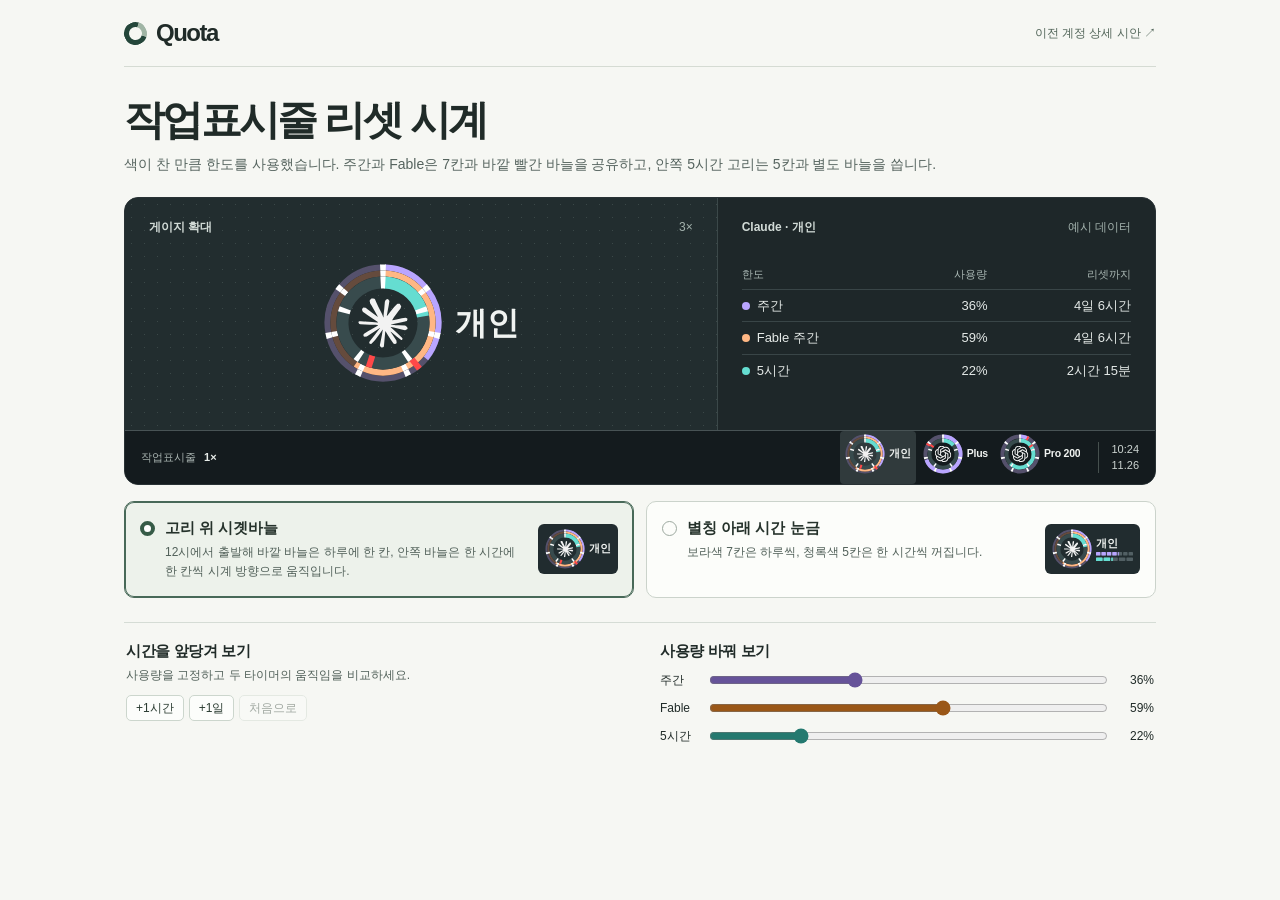
<file: index.html>
<!doctype html>
<html lang="ko">
<head>
  <meta charset="utf-8">
  <meta name="viewport" content="width=device-width, initial-scale=1">
  <title>Quota · 작업표시줄 리셋 시계</title>
  <link rel="stylesheet" href="clock-preview.css">
  <script defer src="dial-preview.js"></script>
  <script defer src="clock-preview.js"></script>
</head>
<body>
  <header class="mast"><span class="wordmark"><i aria-hidden="true"></i>Quota</span><a href="account-preview.html">이전 계정 상세 시안 ↗</a></header>
  <main>
    <header class="intro"><h1>작업표시줄 리셋 시계</h1><p>색이 찬 만큼 한도를 사용했습니다. 주간과 Fable은 7칸과 바깥 빨간 바늘을 공유하고, 안쪽 5시간 고리는 5칸과 별도 바늘을 씁니다.</p></header>
    <section class="board" aria-label="게이지 미리보기">
      <div class="canvas">
        <div class="zoom"><div class="cap">게이지 확대 <span>3×</span></div><div id="zoom"></div></div>
        <div class="readout"><div class="cap"><span id="who"></span><span>예시 데이터</span></div>
          <table><thead><tr><th>한도</th><th>사용량</th><th>리셋까지</th></tr></thead><tbody id="readings"></tbody></table>
        </div>
      </div>
      <div class="bar"><span class="bar-label">작업표시줄 <strong>1×</strong></span><div id="strip" aria-label="미리 볼 계정"></div><div class="system-clock"><span id="clock"></span><span id="date"></span></div></div>
    </section>
    <section class="choose" aria-label="타이머 표현 방식">
      <button class="option" data-mode="hands" aria-pressed="true"><span class="radio"></span><span><strong>고리 위 시곗바늘</strong><small>12시에서 출발해 바깥 바늘은 하루에 한 칸, 안쪽 바늘은 한 시간에 한 칸씩 시계 방향으로 움직입니다.</small></span><span class="sample-tile" aria-hidden="true"></span></button>
      <button class="option" data-mode="scale" aria-pressed="false"><span class="radio"></span><span><strong>별칭 아래 시간 눈금</strong><small>보라색 7칸은 하루씩, 청록색 5칸은 한 시간씩 꺼집니다.</small></span><span class="sample-tile" aria-hidden="true"></span></button>
    </section>
    <section class="controls" aria-label="시안 조작">
      <div class="experiment"><h2>시간을 앞당겨 보기</h2><p>사용량을 고정하고 두 타이머의 움직임을 비교하세요.</p><div class="steps"><button data-step="60">+1시간</button><button data-step="1440">+1일</button><button id="rewind" disabled>처음으로</button></div><output id="elapsed" aria-live="polite"></output></div>
      <div class="sliders"><h2>사용량 바꿔 보기</h2><div class="slider"><label for="week">주간</label><input id="week" type="range" min="0" max="100"><output for="week" id="week-value"></output></div><div class="slider"><label for="fable">Fable</label><input id="fable" type="range" min="0" max="100"><output for="fable" id="fable-value"></output></div><div class="slider"><label for="short">5시간</label><input id="short" type="range" min="0" max="100"><output for="short" id="short-value"></output></div></div>
    </section>
  </main>
</body>
</html>
</file>
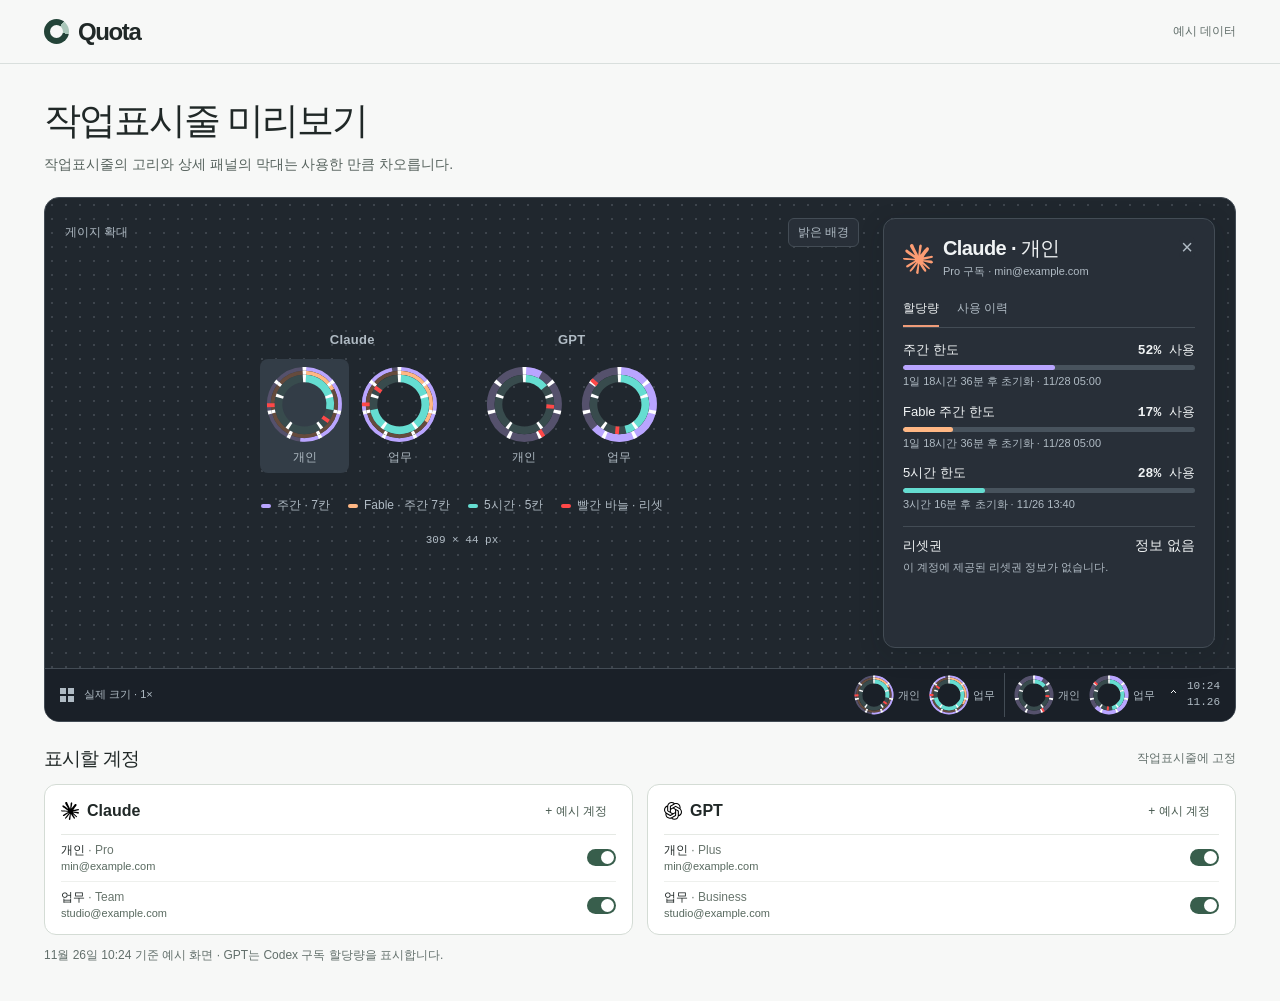
<file: account-preview.html>
﻿<!doctype html>
<html lang="ko">
<head>
<meta charset="utf-8">
<meta name="viewport" content="width=device-width, initial-scale=1">
<title>Quota · 작업표시줄 미리보기</title>
<link rel="stylesheet" href="preview.css">
<script src="dial-preview.js" defer></script>
<script src="preview.js" defer></script>
</head>
<body>
<header><div class="brand"><i aria-hidden="true"></i>Quota</div><span class="sample">예시 데이터</span></header>
<main>
<div class="heading"><div><h1>작업표시줄 미리보기</h1><p>작업표시줄의 고리와 상세 패널의 막대는 사용한 만큼 차오릅니다.</p></div></div>
<section class="stage" aria-label="작업표시줄과 계정 상세">
<div class="scene"><div class="canvas"><div class="canvashead"><span>게이지 확대</span><button id="theme" aria-pressed="false">밝은 배경</button></div><div class="study" id="study"></div><div class="legend" aria-label="고리 범례"><span class="week">주간 · 7칸</span><span class="fable">Fable · 주간 7칸</span><span class="short">5시간 · 5칸</span><span class="reset">빨간 바늘 · 리셋</span></div><div class="dimension" id="dim"></div></div>
<aside id="panel" aria-labelledby="account-title" hidden></aside></div>
<div class="taskbar"><div class="barleft"><i class="windows" aria-hidden="true"></i><span>실제 크기 · 1×</span></div><div class="tray"><div id="actual"></div><span aria-hidden="true">⌃</span><time>10:24<br>11.26</time></div></div>
</section>
<div class="settings-title"><h2>표시할 계정</h2><span>작업표시줄에 고정</span></div>
<div id="cards"></div><p class="note">11월 26일 10:24 기준 예시 화면 · GPT는 Codex 구독 할당량을 표시합니다.</p>
</main>
</body></html>
</file>
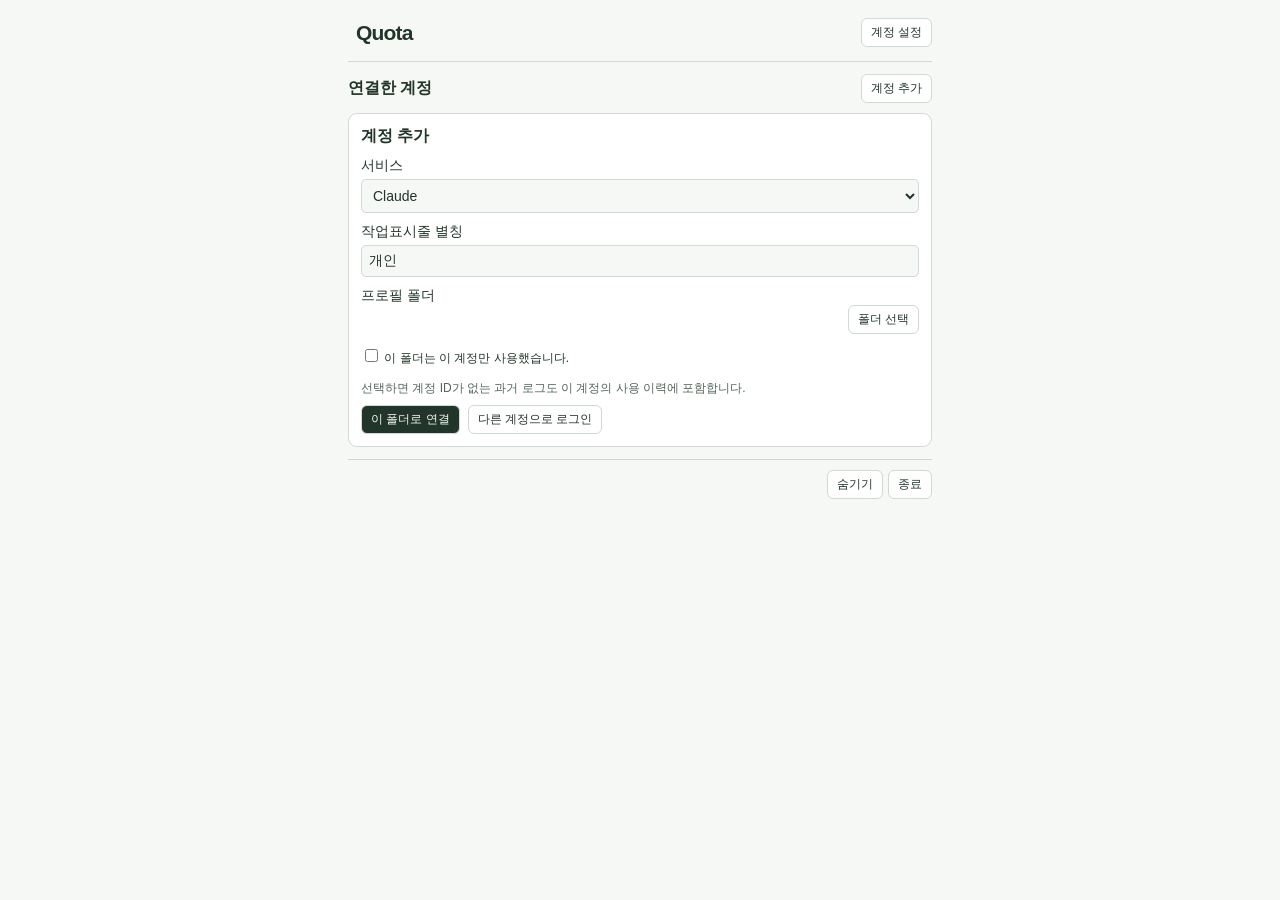
<file: src/app.html>
<!doctype html>
<html lang="ko">
  <meta charset="utf-8" /><meta
    name="viewport"
    content="width=device-width, initial-scale=1"
  />
  <meta
    http-equiv="Content-Security-Policy"
    content="default-src 'none'; script-src 'unsafe-inline'; style-src 'unsafe-inline'; img-src data:; form-action 'none'; base-uri 'none'"
  />
  <title>Quota</title
  ><style>
    :root {
      font:
        14px "Segoe UI",
        "Malgun Gothic",
        sans-serif;
      color-scheme: dark;
      --bg: #20262e;
      --card: #2a323b;
      --line: #49535e;
      --fg: #ecf1f4;
      --muted: #b4bfc6;
      --week: #bca8ff;
      --short: #67d7cc;
      --fable: #ffc078;
      --accent: #aaddca;
    }
    @media (prefers-color-scheme: light) {
      :root {
        color-scheme: light;
        --bg: #f6f8f5;
        --card: white;
        --line: #d0d9d3;
        --fg: #22352a;
        --muted: #52665a;
        --week: #725db9;
        --short: #187a71;
        --fable: #ae641e;
        --accent: #29765d;
      }
    }
    * {
      box-sizing: border-box;
    }
    body {
      margin: 0;
      background: var(--bg);
      color: var(--fg);
    }
    main {
      max-width: 620px;
      margin: auto;
      padding: 18px;
    }
    header,
    .line,
    .bar,
    footer,
    .identity,
    .actions {
      display: flex;
      align-items: center;
      justify-content: space-between;
      gap: 8px;
    }
    h1,
    h2,
    h3,
    p,
    dl,
    dd {
      margin: 0;
    }
    h1 {
      font-size: 21px;
      letter-spacing: -0.8px;
    }
    h2 {
      font-size: 16px;
    }
    h3 {
      font-size: 13px;
    }
    .muted,
    small {
      font-size: 12px;
      color: var(--muted);
      line-height: 1.5;
    }
    header {
      padding-bottom: 14px;
      border-bottom: 1px solid var(--line);
      margin-bottom: 12px;
    }
    .identity {
      justify-content: start;
    }
    .logo {
      width: 25px;
      height: 25px;
    }
    .Claude {
      color: var(--fable);
    }
    .Codex {
      color: var(--short);
    }
    .logo svg {
      width: 100%;
      height: 100%;
    }
    button,
    input,
    select {
      font: inherit;
    }
    button {
      cursor: pointer;
      background: var(--card);
      color: var(--fg);
      border: 1px solid var(--line);
      border-radius: 6px;
      padding: 5px 9px;
      font-size: 12px;
    }
    button:disabled {
      opacity: 0.5;
      cursor: default;
    }
    button:focus-visible,
    input:focus-visible,
    select:focus-visible {
      outline: 2px solid var(--accent);
    }
    .tabs {
      display: flex;
      gap: 17px;
      border-bottom: 1px solid var(--line);
      margin: 14px 0;
    }
    .tabs button {
      background: none;
      border: 0;
      border-radius: 0;
      border-bottom: 2px solid transparent;
      padding: 6px 0;
    }
    .tabs [aria-pressed="true"] {
      border-color: var(--accent);
      font-weight: 650;
    }
    .pages {
      display: grid;
    }
    .pages > section {
      grid-area: 1/1;
      min-width: 0;
    }
    .pages > [inert] {
      visibility: hidden;
    }
    .limit {
      margin: 0 0 14px;
    }
    .meter {
      margin: 7px 0 4px;
      height: 5px;
      border-radius: 8px;
      overflow: hidden;
      background: var(--line);
    }
    .meter i {
      display: block;
      height: 100%;
    }
    .credits,
    footer,
    .summary > div {
      border-top: 1px solid var(--line);
      padding-top: 10px;
    }
    .chart {
      display: grid;
      grid-template-columns: repeat(30, minmax(0, 1fr));
      height: 61px;
      align-items: end;
      margin-top: 9px;
      border-bottom: 1px solid var(--line);
    }
    .chart button {
      height: 100%;
      padding: 0;
      display: flex;
      align-items: end;
      justify-content: center;
      background: transparent;
      border: 0;
      border-radius: 2px;
    }
    .chart i {
      width: 65%;
      background: var(--accent);
      min-height: 1px;
      border-radius: 2px;
    }
    .chart button[aria-pressed="true"] {
      background: var(--line);
    }
    output {
      display: block;
      font-size: 12px;
      margin: 6px 0 12px;
    }
    .summary > div {
      display: flex;
      justify-content: space-between;
      padding: 8px 0;
      font-size: 13px;
    }
    .summary dd {
      font-variant-numeric: tabular-nums;
    }
    .message:not(:empty) {
      background: var(--card);
      padding: 8px 10px;
      margin: 10px 0;
      border-left: 3px solid var(--accent);
      font-size: 12px;
    }
    .account,
    form {
      background: var(--card);
      border: 1px solid var(--line);
      border-radius: 9px;
      padding: 12px;
      margin: 10px 0;
    }
    .account p {
      overflow-wrap: anywhere;
    }
    .actions {
      justify-content: flex-start;
      flex-wrap: wrap;
      margin-top: 8px;
    }
    .actions label {
      font-size: 12px;
    }
    #profile-hint { margin-top: 6px; }
    label {
      display: block;
    }
    .field {
      margin-top: 10px;
    }
    .field input,
    .field select {
      background: var(--bg);
      color: var(--fg);
      border: 1px solid var(--line);
      border-radius: 5px;
      width: 100%;
      padding: 7px;
      margin-top: 4px;
    }
    .folder {
      overflow-wrap: anywhere;
      font-size: 12px;
      flex: 1;
      color: var(--muted);
    }
    .check {
      font-size: 12px;
      margin: 12px 0;
    }
    .primary {
      background: var(--fg);
      color: var(--bg);
    }
    .account .title {
      border: 0;
      background: none;
      text-align: left;
      padding: 0;
      font-weight: 650;
      font-size: 14px;
    }
    footer {
      margin-top: 12px;
    }
    .controls {
      display: flex;
      gap: 5px;
      align-items: center;
      flex-wrap: wrap;
    }
    .empty {
      padding: 10px 0;
      color: var(--muted);
    }
    [hidden] {
      display: none !important;
    }
  </style>
  <main>
    <header>
      <div class="identity">
        <div id="brand"></div>
        <div>
          <h1 id="heading">Quota</h1>
          <p id="sub" class="muted"></p>
        </div>
      </div>
      <button id="settings">계정 설정</button>
    </header>
    <div id="msg" class="message" role="status"></div>
    <article id="detail" hidden></article>
    <section id="manage">
      <div class="line"><h2>연결한 계정</h2><button id="jump-add">계정 추가</button></div>
      <div id="accounts"></div>
      <form id="connect">
        <h2>계정 추가</h2>
        <label class="field"
          >서비스<select id="provider">
            <option>Claude</option>
            <option value="Codex">GPT · Codex</option>
          </select></label
        >
        <label class="field"
          >작업표시줄 별칭<input
            id="alias"
            maxlength="20"
            value="개인"
            required
        /></label>
        <div class="field">프로필 폴더</div>
        <div class="bar">
          <span class="folder" id="folder"></span
          ><button type="button" id="browse">폴더 선택</button>
        </div>
        <p class="muted" id="profile-hint"></p>
        <label class="check"
          ><input type="checkbox" id="dedicated" /> 이 폴더는 이 계정만
          사용했습니다.</label
        >
        <p class="muted">
          선택하면 계정 ID가 없는 과거 로그도 이 계정의 사용 이력에 포함합니다.
        </p>
        <div class="actions">
          <button type="submit" id="attach" class="primary">이 폴더로 연결</button>
          <button type="button" id="login">다른 계정으로 로그인</button>
        </div>
        <div id="form-status" class="message" role="status"></div>
        <div id="login-session" hidden>
          <label id="login-address" class="field" hidden>로그인 링크
            <input id="login-url" type="text" readonly autocomplete="off" spellcheck="false" />
          </label>
          <div class="actions">
            <button type="button" id="copy-login" class="primary" hidden>로그인 링크 복사</button>
            <button type="button" id="cancel-login">로그인 취소</button>
          </div>
        </div>
      </form>
    </section>
    <footer>
      <span id="stamp" class="muted"></span>
      <div class="controls">
        <button id="refresh" hidden>새로 고침</button
        ><button id="hide">숨기기</button><button id="quit">종료</button>
      </div>
    </footer>
  </main>
  <script>
    /*APP_JS*/
  </script>
</html>
</file>
<file: clock-preview.css>
* { box-sizing: border-box; }
:root {
  color-scheme: light;
  font: 15px/1.5 "Segoe UI", "Malgun Gothic", sans-serif;
  color: #202b28; background: #f6f7f3;
  --week: #b9a5ff; --short: #65ddd1; --fable: #ffb784;
}
body { margin: 0; }
button, input { font: inherit; }
button { cursor: pointer; }
button:focus-visible, a:focus-visible, input:focus-visible { outline: 3px solid #629cce; outline-offset: 3px; }
button:disabled { opacity: .42; cursor: default; }
.mast, main { width: min(1032px, calc(100% - 64px)); margin: auto; }
.mast { height: 67px; border-bottom: 1px solid #d5dbd3; display: flex; align-items: center; justify-content: space-between; }
.wordmark { display: inline-flex; align-items: center; gap: 9px; font-size: 24px; font-weight: 700; letter-spacing: -1.5px; }
.wordmark i { width: 23px; height: 23px; border: 5px solid #24463a; border-right-color: #a0b5a5; border-radius: 100%; transform: rotate(-28deg); }
.mast a { font-size: 12px; color: #53665a; text-decoration: none; }
.mast a:hover { text-decoration: underline; }
main { padding: 28px 0 32px; }
h1, h2, p { margin: 0; }
h1 { font-size: clamp(28px, 3.3vw, 41px); letter-spacing: -.065em; line-height: 1.25; }
.intro p { margin-top: 8px; color: #56645f; font-size: 14px; }
.board { margin-top: 22px; color: #f2f5f2; background: #1e2729; border: 1px solid #293235; border-radius: 14px; overflow: hidden; }
.canvas { display: grid; grid-template-columns: 1.35fr 1fr; min-height: 232px; }
.zoom { padding: 20px 24px; background-color: #222d2f; background-image: radial-gradient(#899b9740 .65px, transparent .85px); background-size: 13px 13px; display: flex; flex-direction: column; }
.cap { display: flex; align-items: baseline; justify-content: space-between; gap: 16px; color: #d2dbd7; font-size: 12px; font-weight: 600; }
.cap span:last-child { color: #a4b3ae; font-weight: 400; }
#zoom { display: grid; place-items: center; flex: 1; padding: 12px 0; }
.readout { padding: 20px 24px; border-left: 1px solid #3b4849; display: flex; flex-direction: column; }
table { border-collapse: collapse; width: 100%; margin: auto 0; color: #e4e9e7; font-size: 13px; font-variant-numeric: tabular-nums; }
th, td { text-align: right; padding: 6px 0; font-weight: 400; }
th { color: #aab8b4; font-size: 11px; }
th:first-child, td:first-child { text-align: left; }
td { border-top: 1px solid #394547; }
td i { display: inline-block; width: 8px; height: 8px; margin-right: 7px; background: var(--ink); border-radius: 50%; }
.week { --ink: var(--week); } .short { --ink: var(--short); } .fable { --ink: var(--fable); }
.dial-ring { fill: none; stroke: var(--ink); --dial-track: #55516c; }
.dial-ring.fable { --dial-track: #654b3d; }
.dial-ring.short { --dial-track: #384b4d; }
.dial-ring .track { stroke: var(--dial-track); }
.dial-ring .tick { stroke: #fff; }
.dial-logo { filter: brightness(0) invert(95%); }
.hand-fill { fill: #ff4848; }
.hand-gap { fill: #182125; }
.bar { min-height: 48px; background: #141b1e; border-top: 1px solid #485355; padding: 0 16px; display: flex; align-items: center; gap: 13px; }
.bar-label { font-size: 11px; color: #a8b3b0; margin-right: auto; white-space: nowrap; }
.bar-label strong { color: #e7ece9; font-size: 11px; margin-left: 5px; }
#strip { display: flex; align-items: center; gap: 2px; }
#strip button { padding: 3px 5px; background: transparent; color: inherit; border: 0; border-radius: 4px; }
#strip button:hover, #strip button[aria-pressed=true] { background: #303a3c; }
.system-clock { border-left: 1px solid #46504e; padding-left: 12px; text-align: right; color: #cdd5d2; font: 11px/1.45 "Segoe UI", sans-serif; font-variant-numeric: tabular-nums; }
.system-clock span { display: block; white-space: nowrap; }
.tile { --unit: 1px; display: inline-flex; align-items: center; gap: calc(4 * var(--unit)); text-align: left; }
#zoom .tile { --unit: 3px; }
.dial { width: calc(40 * var(--unit)); height: calc(40 * var(--unit)); display: block; flex: none; }
.side { display: flex; flex-direction: column; gap: calc(2.5 * var(--unit)); min-width: 0; }
.alias { max-width: calc(47 * var(--unit)); overflow: hidden; text-overflow: ellipsis; white-space: nowrap; color: #f0f3f1; font-size: calc(10.5 * var(--unit)); line-height: 1.1; font-weight: 600; letter-spacing: -.02em; }
.tile[data-mode=scale] .side { min-width: calc(37 * var(--unit)); }
.scale { display: block; width: calc(37 * var(--unit)); height: calc(9 * var(--unit)); }
.choose { display: grid; grid-template-columns: 1fr 1fr; gap: 12px; margin: 16px 0 24px; }
.option { border: 1px solid #cbd3cb; border-radius: 10px; background: #fcfdfa; text-align: left; padding: 15px; display: flex; gap: 10px; }
.option[aria-pressed=true] { border-color: #486958; background: #edf2eb; box-shadow: inset 0 0 0 1px #486958; }
.radio { width: 15px; height: 15px; margin-top: 4px; border: 1px solid #9da9a0; border-radius: 50%; flex: none; }
.option[aria-pressed=true] .radio { border: 4px solid #365b47; background: #fff; }
.sample-tile { margin-left: auto; border-radius: 6px; background: #212c2f; align-self: center; display: inline-flex; padding: 5px 7px; }
.option strong { display: block; font-size: 15px; color: #25322b; }
.option small, .controls p { display: block; color: #52615a; font-size: 12px; line-height: 1.6; margin-top: 4px; }
.controls { display: grid; grid-template-columns: 1fr 1fr; gap: 40px; border-top: 1px solid #d5dcd5; padding: 17px 2px 0; }
h2 { font-size: 15px; letter-spacing: -.025em; }
.steps { display: inline-flex; gap: 5px; margin-top: 10px; }
.steps button { background: #fcfdfb; color: #2b3c32; border: 1px solid #ccd6cd; padding: 3px 9px; border-radius: 5px; font-size: 12px; }
#elapsed { margin-left: 6px; font-size: 11px; color: #506157; }
.slider { display: grid; align-items: center; grid-template-columns: 37px 1fr 38px; gap: 10px; font-size: 12px; margin-top: 8px; }
.slider[hidden] { display: none; }
.slider input { width: 100%; accent-color: #665399; } #fable { accent-color: #9a5717; } #short { accent-color: #24796f; }
.slider output { text-align: right; font-variant-numeric: tabular-nums; }
@media(max-width:680px) {
  .mast, main { width: calc(100% - 28px); } .mast { height: 50px; } main { padding-top: 21px; }
  .canvas { grid-template-columns: 1fr; } .zoom { min-height: 180px; padding: 13px 17px; }
  .readout { border-left: 0; border-top: 1px solid #3b4849; padding: 12px 17px; }
  table { margin-top: 7px; } th, td { padding: 3px 0; }
  .bar { padding: 2px 6px; gap: 4px; flex-wrap: wrap; } .bar-label { display: none; } #strip { margin-right: auto; }
  .system-clock { padding-left: 5px; } #strip button { padding: 2px; }
  .choose, .controls { grid-template-columns: 1fr; gap: 8px; } .controls { gap: 18px; }
}
</file>
<file: preview.css>
﻿*{box-sizing:border-box}
:root{font-family:"Segoe UI","Malgun Gothic",sans-serif;background:#f7f8f7;color:#202827;font-synthesis:none}
body{margin:0}header,main{max-width:1300px;margin:auto}header{height:64px;padding:0 44px;display:flex;align-items:center;justify-content:space-between;border-bottom:1px solid #d9dfdd}
.brand{font-weight:700;font-size:24px;letter-spacing:-1.4px;display:flex;align-items:center;gap:9px}.brand i{background:conic-gradient(from 35deg,#a9c6b9 0deg 68deg,#234338 69deg 360deg);width:25px;height:25px;border-radius:100%;position:relative}.brand i:after{content:"";position:absolute;inset:6px;background:#f7f8f7;border-radius:100%}.sample,.settings-title span,.note{font-size:12px;color:#626f6b}
main{padding:32px 44px 36px}h1,h2,h3,p{margin:0}h1{font-size:clamp(26px,3vw,37px);letter-spacing:-2px}.heading,.settings-title,.canvashead,.taskbar,.cardhead,.quota-head,.ticket,.panelhead{display:flex;align-items:center;justify-content:space-between;gap:10px}.heading{margin-bottom:22px}.heading p{font-size:14px;color:#57635e;margin-top:7px;line-height:1.6}
button{font:inherit;color:inherit;cursor:pointer}button:focus-visible{outline:2px solid #69a4ff;outline-offset:2px}button:disabled{cursor:default}
.stage{--ground:#20272e;--paper:#1a2028;--panel:#282f38;--tile:#333d47;--line:#434c55;--ink:#f0f3f4;--muted:#b0bbc4;--track:#48535d;--claude:#ef9c79;--openai:#96d7ca;color:var(--ink);background:var(--ground);border:1px solid var(--line);border-radius:15px;overflow:hidden}
.stage.light{--ground:#e0e6e4;--paper:#f1f3ef;--panel:#fbfcfa;--tile:#e0e8e4;--line:#c1ccc6;--ink:#172823;--muted:#52665c;--track:#cdd8d0;--claude:#ab5332;--openai:#247666}
.scene{display:flex;align-items:center;min-height:390px;gap:24px;padding:20px;background-image:radial-gradient(color-mix(in srgb,var(--muted) 20%,transparent) .75px,transparent .95px);background-size:14px 14px}
.canvas{flex:1;min-width:0;align-self:stretch;display:grid;align-content:center;position:relative;padding:50px 0 35px}.canvashead{position:absolute;inset:0 0 auto;color:var(--muted);font-size:12px}.canvashead button,.add,.close,.action{border:1px solid var(--line,#cad2cb);background:var(--panel,#fff);border-radius:6px;font-size:12px;padding:5px 9px}.study{display:flex;justify-content:center;flex-wrap:wrap;gap:clamp(12px,2.8vw,44px)}.group{display:flex;flex-direction:column;align-items:center;gap:12px}.group h3{font-size:13px;font-weight:600;letter-spacing:.3px;color:var(--muted)}.row{display:flex;align-items:center;gap:6px}
.claude{--accent:var(--claude,#ab5332)}.openai{--accent:var(--openai,#247666)}
.gauge{display:grid;align-items:center;justify-items:center;width:var(--diam);height:var(--diam);flex:none}
.gauge>*{grid-area:1/1}.gauge svg{width:100%;height:100%}
.stage{--week:#b9a5ff;--short:#65ddd1;--fable:#ffb784;--reset:#ff4848;--hand-gap:#182125;--week-track:#55516c;--fable-track:#654b3d;--short-track:#384b4d}
.stage.light{--week:#6750ac;--short:#00766e;--fable:#9a5717;--reset:#bd1d29;--hand-gap:#f1f3ef;--week-track:#ccc4dd;--fable-track:#e3c8b6;--short-track:#afc6be}
.week{--color:var(--week)}.short{--color:var(--short)}.fable{--color:var(--fable)}
.reset{--color:var(--reset)}
.dial-ring{fill:none;stroke:var(--color);--dial-track:var(--week-track)}.dial-ring.fable{--dial-track:var(--fable-track)}.dial-ring.short{--dial-track:var(--short-track)}.dial-ring .track{stroke:var(--dial-track)}.dial-ring .tick{stroke:#fff}
.dial-logo{filter:brightness(0) invert(95%)}.light .dial-logo{filter:brightness(0)}.hand-fill{fill:var(--reset)}.hand-gap{fill:var(--hand-gap)}
.legend{display:flex;justify-content:center;flex-wrap:wrap;gap:8px 18px;margin-top:24px}
.legend span{font-size:12px;color:var(--muted);display:inline-flex;align-items:center;gap:6px}
.legend span:before{content:"";width:10px;height:4px;border-radius:2px;background:var(--color)}
.history-head{display:flex;align-items:center;justify-content:space-between}



.logo{display:inline-block;object-fit:contain;width:1em;height:1em;flex:none}.claude .logo{filter:invert(70%) sepia(44%) saturate(697%) hue-rotate(321deg) brightness(99%)}.openai .logo{filter:invert(86%) sepia(23%) saturate(492%) hue-rotate(112deg)}.light .logo,.cardhead .logo{filter:none}
.gauge-btn{border:0;display:inline-flex;align-items:center;flex-direction:column;background:none;color:var(--ink);border-radius:8px;min-width:0}.study .gauge-btn{--diam:clamp(55px,6vw,84px);gap:6px;padding:7px 6px}.gauge-btn:hover,.study .gauge-btn[aria-expanded=true]{background:var(--tile)}.account-name{font-size:12px;color:var(--muted)}.dimension{color:var(--muted);text-align:center;font:11px/1.5 Consolas,"Malgun Gothic",monospace;margin-top:18px}
#panel{width:332px;max-width:100%;flex:none;padding:17px 19px;border:1px solid var(--line);background:var(--panel);border-radius:12px;box-shadow:0 7px 24px #11182033}#panel[hidden]{display:none}.panelhead{justify-content:flex-start}.identity{min-width:0}.panelhead>.logo{width:30px;height:30px}.panelhead h2{font-size:20px;line-height:1.2;letter-spacing:-.6px}.identity p,.meta{color:var(--muted);font-size:11px;line-height:1.6}.identity p{margin-top:3px;overflow-wrap:anywhere}.close{margin-left:auto;align-self:flex-start;color:var(--muted);border:0;padding:0 2px;font-size:20px}.tabs{display:flex;gap:18px;margin:13px 0;border-bottom:1px solid var(--line)}.tabs button{background:none;color:var(--muted);border:0;padding:6px 0 8px;font-size:12px;border-bottom:2px solid transparent}.tabs [aria-pressed=true]{color:var(--ink);border-color:var(--accent);font-weight:650}.quota{margin-bottom:12px}.quota-head,.ticket{font-size:13px}.quota-head b{font:600 13px Consolas,monospace}.meter{height:5px;background:var(--track);border-radius:5px;overflow:hidden;margin:6px 0 3px}.meter i{display:block;height:100%;background:var(--color);border-radius:inherit}.ticket{border-top:1px solid var(--line);padding-top:10px}.ticket b{font-size:14px}.action{padding:4px 7px;margin-left:6px}.feedback{color:var(--muted);font-size:11px;line-height:1.5;margin-top:4px}
.usage-trend{margin:16px 0 10px}
.history-head h3{font-size:13px}
.day-chart{display:grid;grid-template-columns:repeat(30,minmax(0,1fr));height:68px;margin-top:8px;border-bottom:1px solid var(--line)}
.day{display:flex;align-items:flex-end;justify-content:center;min-width:0;padding:0;border:0;background:none;color:var(--accent)}
.day i{pointer-events:none;width:62%;max-width:12px;min-height:1px;background:currentColor;border-radius:1px}
.day[aria-pressed=true]{background:var(--tile);color:var(--ink)}
.date-axis{display:flex;justify-content:space-between}
#day-reading{display:block;padding:5px 0 0;font-variant-numeric:tabular-nums;color:var(--ink)}
.usage-periods{margin:0}
.usage-periods div{display:flex;align-items:center;justify-content:space-between;padding:9px 0;border-top:1px solid var(--line);font-size:13px}
.usage-periods dd{margin:0;color:var(--muted);font-variant-numeric:tabular-nums}
.no-history{padding:24px 0;font-size:13px;color:var(--muted)}
.tab-pages{display:grid}
.tab-pages>[data-page]{grid-area:1/1;min-width:0}
.tab-pages>[inert]{visibility:hidden}
.taskbar{background:var(--paper);padding:4px 15px;min-height:49px;border-top:1px solid var(--line)}.barleft,.tray,#actual,.tray-group{display:flex;align-items:center}.barleft,.tray{gap:10px}.barleft{font-size:11px;color:var(--muted)}.windows{width:14px;height:14px;background:conic-gradient(var(--muted) 0 0);mask:linear-gradient(to right,#000 43%,transparent 43% 55%,#000 55%) intersect,linear-gradient(#000 43%,transparent 43% 55%,#000 55%)}.tray{min-width:0}#actual{max-width:100%;overflow:auto;scrollbar-width:thin;gap:5px}.tray-group{gap:1px}.tray-group+.tray-group{padding-left:5px;border-left:1px solid var(--line)}#actual .gauge-btn{--diam:40px;flex:none;flex-direction:row;padding:2px 4px;gap:4px}#actual .account-name{max-width:47px;overflow:hidden;white-space:nowrap;text-overflow:ellipsis;font-size:11px;line-height:1.3}time{font:11px/1.4 Consolas,monospace;color:var(--muted);text-align:right}.empty{font-size:12px;color:var(--muted)}
.settings-title{margin:24px 0 12px}.settings-title h2{font-size:19px;letter-spacing:-.8px}#cards{display:grid;grid-template-columns:repeat(2,1fr);gap:14px}.card{background:white;border:1px solid #d4dcd5;border-radius:12px;padding:13px 16px 6px;min-width:0}.cardhead{justify-content:flex-start;gap:8px;border-bottom:1px solid #e5e9e4;padding-bottom:9px}.cardhead h3{font-size:16px}.cardhead .logo{width:18px;height:18px}.cardhead .add{margin-left:auto;color:#485a50;border:0}.add:disabled{color:#727b75}.account{display:flex;align-items:center;gap:9px;padding:7px 0}.account+.account{border-top:1px solid #eef0ed}.profile{border:0;background:none;text-align:left;padding:0;min-width:0;font-size:12px;line-height:1.4}.profile b{font-weight:650}.profile span{color:#68756d}.profile small{display:block;color:#58695f;font-size:11px;overflow-wrap:anywhere}.switch{margin-left:auto;flex:none;width:29px;height:17px;border:0;border-radius:12px;background:#b7c1ba;padding:2px;display:flex;align-items:center}.switch i{width:13px;height:13px;border-radius:50%;background:#fff}.switch[aria-checked=true]{background:#385e4c;justify-content:flex-end}.note{margin-top:11px;line-height:1.6}
@media(max-width:920px){.scene{gap:10px;padding:14px}.study{gap:10px}.study .row{gap:0}.study .gauge-btn{padding:5px 3px}main{padding:26px 22px}header{padding:0 22px}}
@media(max-width:740px){.scene{flex-direction:column;align-items:center;gap:12px}.canvas{padding:45px 0 0}.dimension{margin:10px 0 3px}.study{gap:22px}.study .gauge-btn{--diam:50px}.group{gap:5px}#panel{width:min(100%,400px)}.heading{align-items:flex-start;flex-direction:column}.heading p{font-size:13px}.settings-title{margin-top:20px}#cards{grid-template-columns:1fr}.barleft span{display:none}header{height:48px}main{padding:20px 12px}.taskbar{padding-inline:8px}.account-name{font-size:11px}}
</file>
